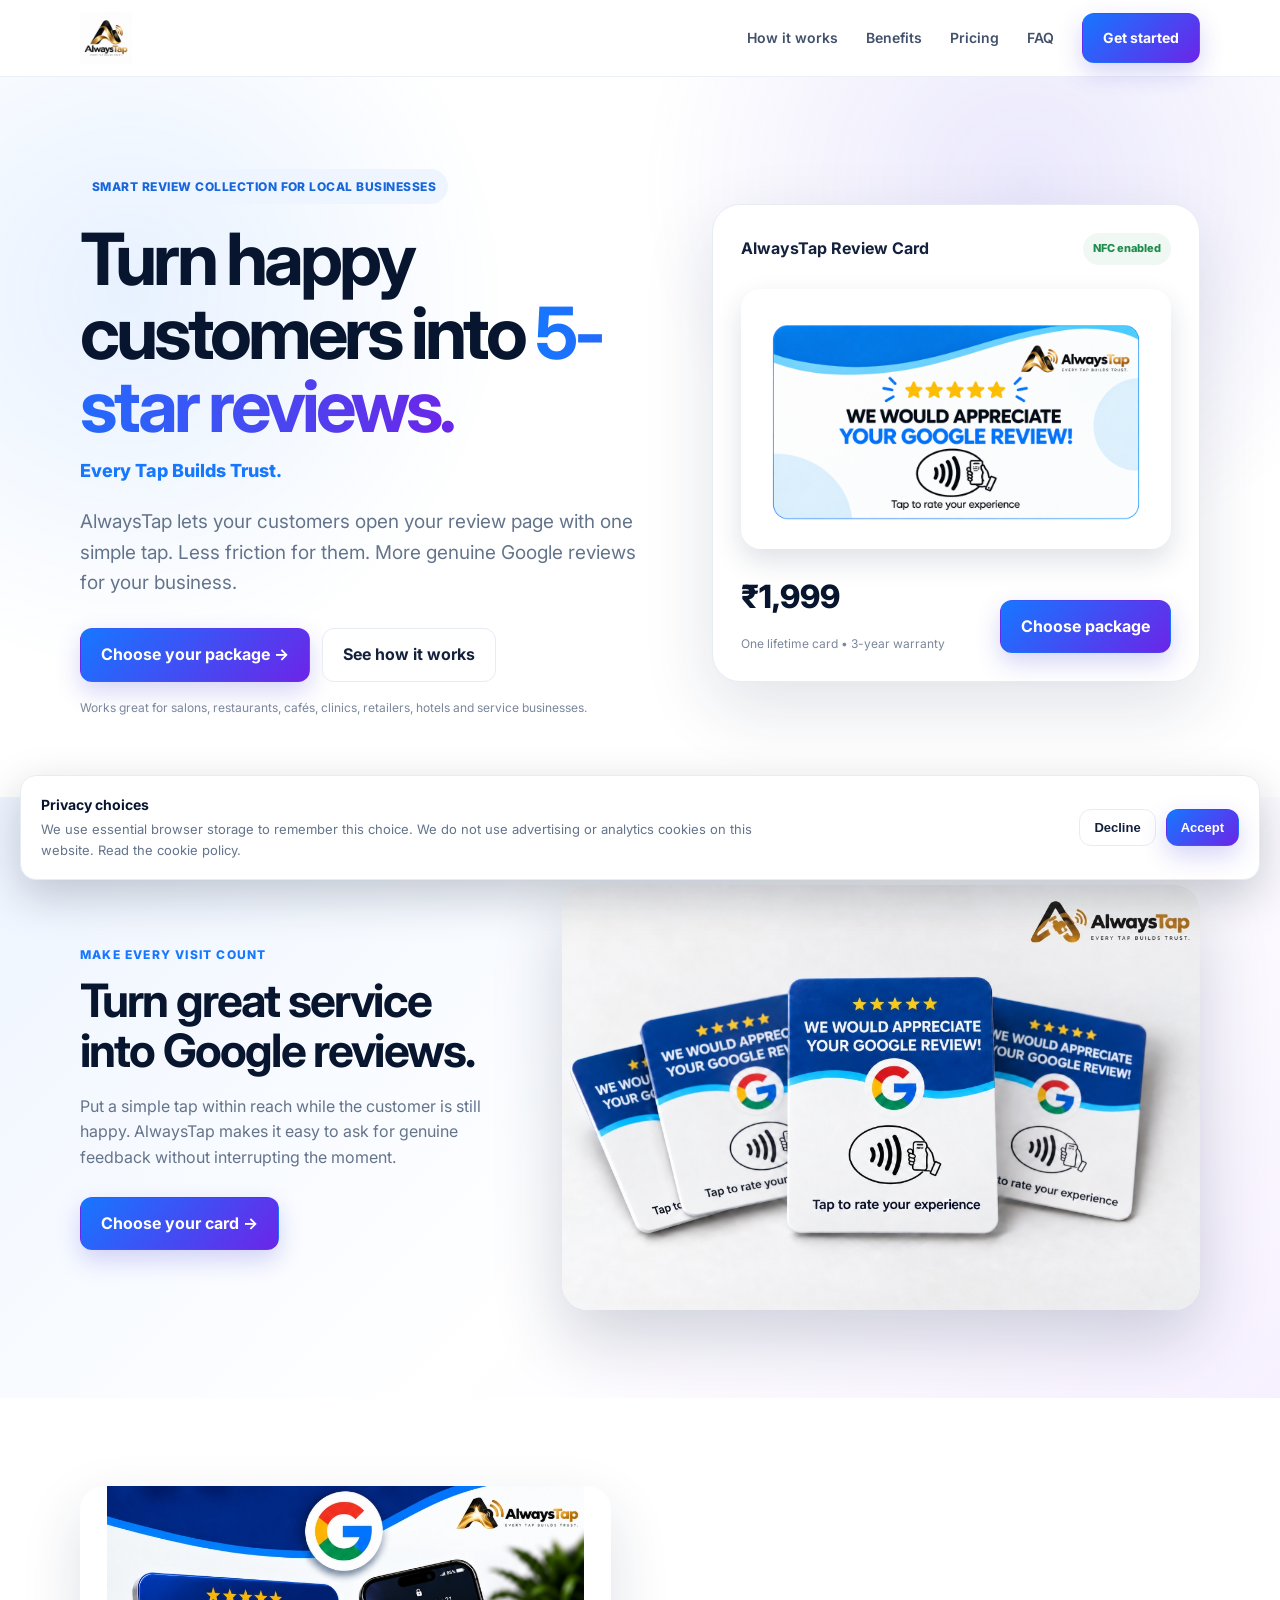
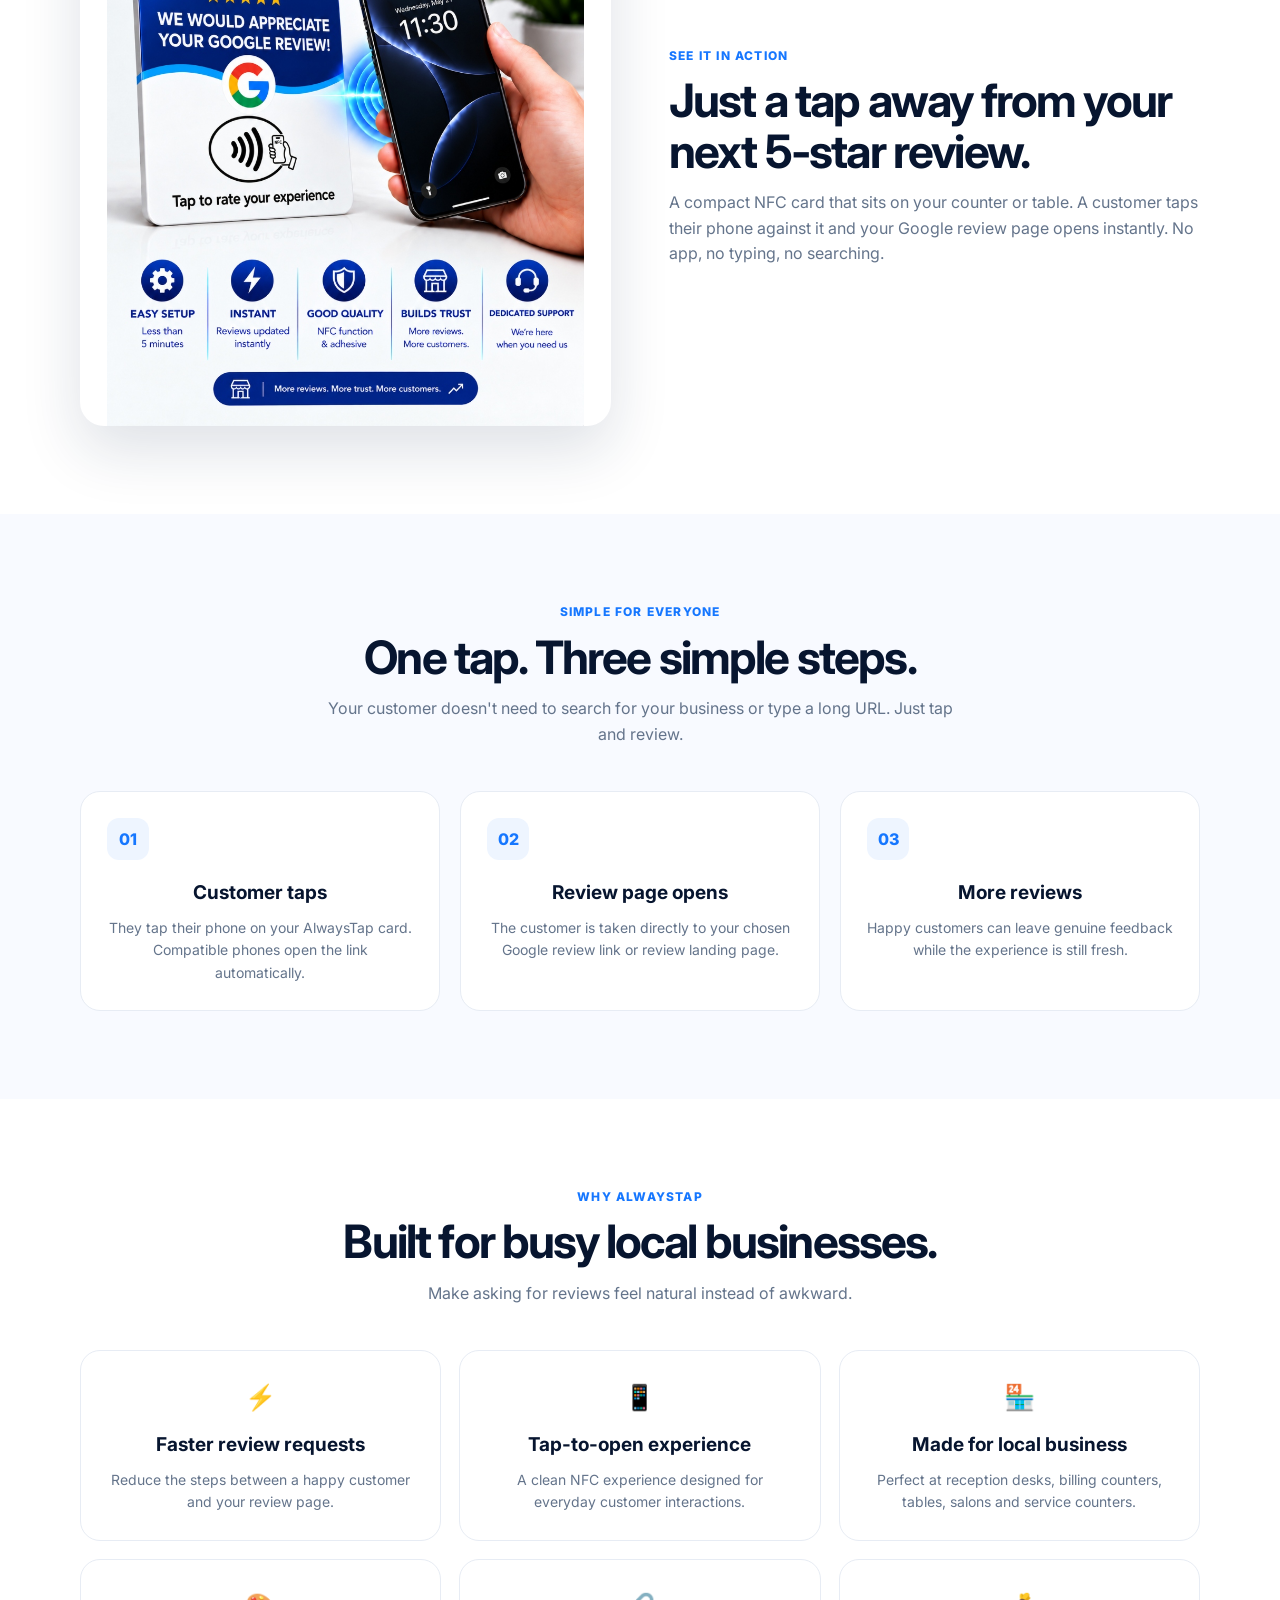
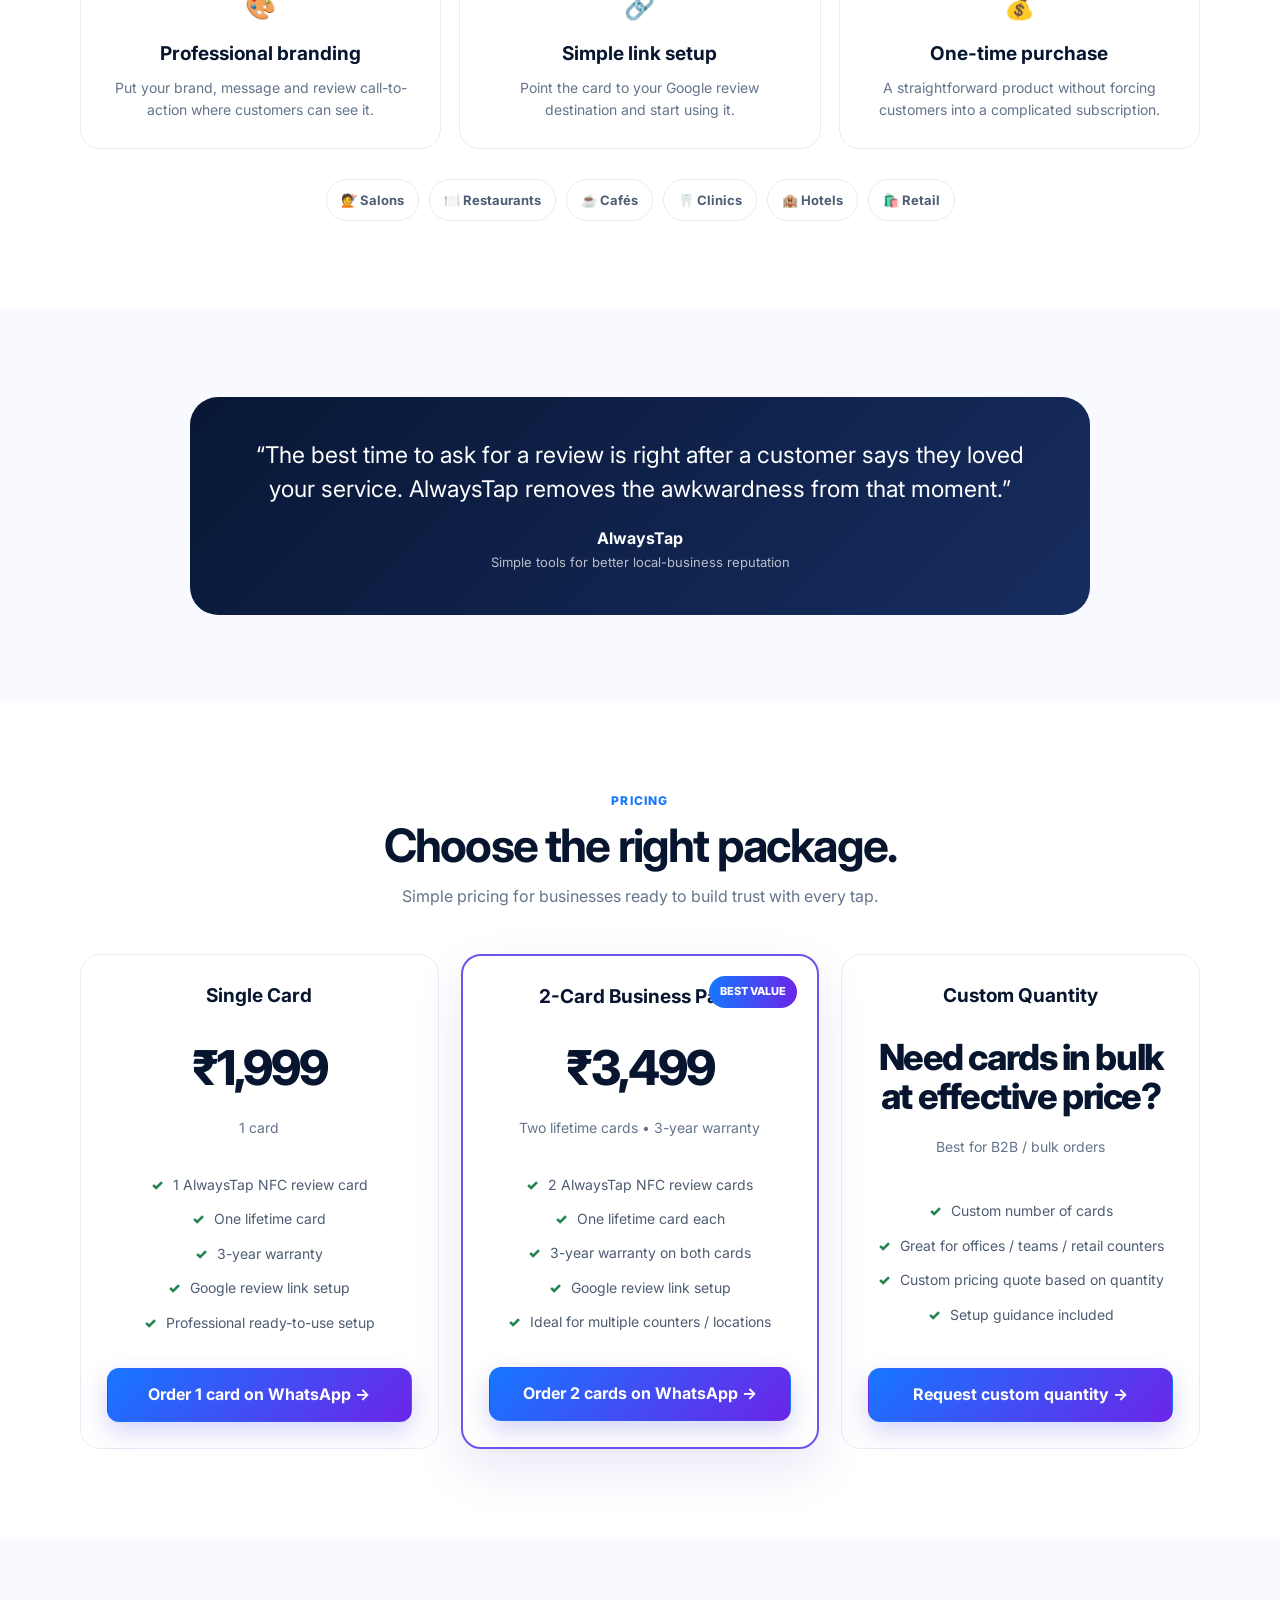
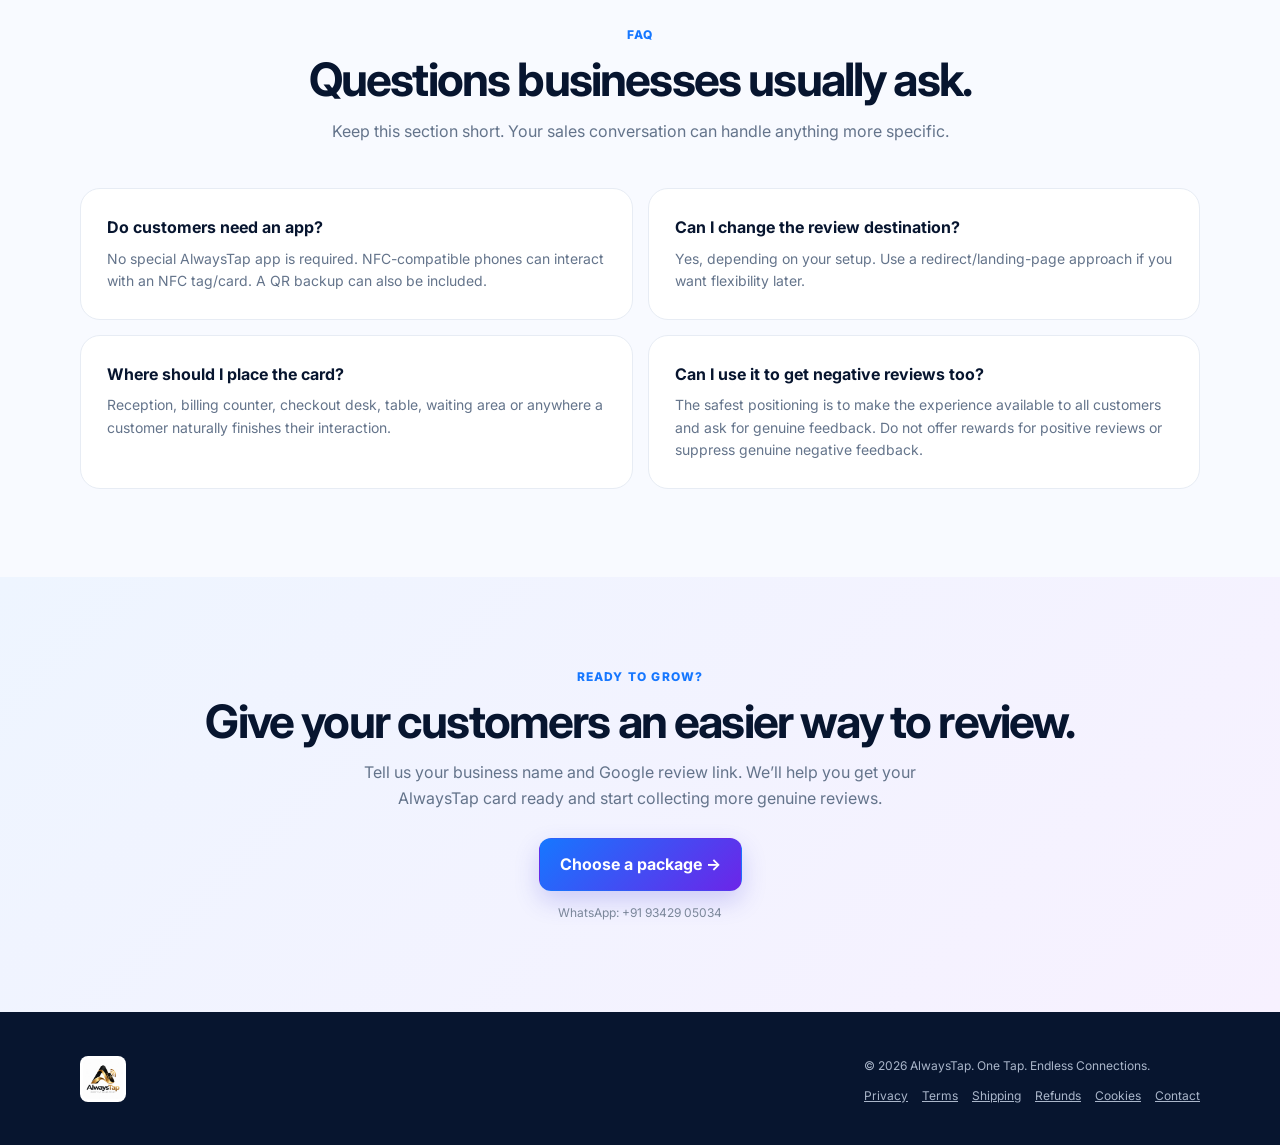
<file: index.html>
<!DOCTYPE html>
<html lang="en">
<head>
  <meta charset="UTF-8" />
  <meta name="viewport" content="width=device-width, initial-scale=1.0" />
  <title>AlwaysTap — Turn Happy Customers Into Google Reviews</title>
  <meta name="description" content="AlwaysTap makes it effortless for local businesses to collect genuine Google reviews with one simple tap." />
  <link rel="icon" type="image/jpeg" href="logo.jpg" />
  <link rel="apple-touch-icon" href="logo.jpg" />
  <meta property="og:image" content="logo.jpg" />
  <link rel="preconnect" href="https://fonts.googleapis.com">
  <link rel="preconnect" href="https://fonts.gstatic.com" crossorigin>
  <link href="https://fonts.googleapis.com/css2?family=Inter:wght@400;500;600;700;800&display=swap" rel="stylesheet">
  <style>
    :root{
      --navy:#07152f; --blue:#1677ff; --purple:#6c25e8; --text:#14213d;
      --muted:#64748b; --line:#e7ecf4; --bg:#f8faff; --white:#fff;
    }
    *{box-sizing:border-box;margin:0;padding:0}
    html{scroll-behavior:smooth}
    body{font-family:Inter,Arial,sans-serif;color:var(--text);background:#fff;line-height:1.6}
    a{text-decoration:none;color:inherit}
    .container{width:min(1120px,92%);margin:auto}
    header{position:sticky;top:0;z-index:50;background:rgba(255,255,255,.92);backdrop-filter:blur(14px);border-bottom:1px solid rgba(231,236,244,.8)}
    .nav{height:76px;display:flex;align-items:center;justify-content:space-between}
    .brand-logo{font-size:25px;font-weight:800;letter-spacing:-.04em;color:var(--navy)}
    .brand-logo span{background:linear-gradient(90deg,var(--blue),var(--purple));-webkit-background-clip:text;background-clip:text;color:transparent}
    .brand-image{height:52px;width:auto;max-width:180px;display:block;object-fit:contain;object-position:center}
    .navlinks{display:flex;gap:28px;align-items:center;font-size:14px;font-weight:600;color:#42516b}
    .navlinks a:hover{color:var(--blue)}
    .btn{display:inline-flex;align-items:center;justify-content:center;gap:8px;padding:13px 20px;border-radius:12px;font-weight:700;border:1px solid transparent;transition:.2s;cursor:pointer}
    .btn-primary{background:linear-gradient(135deg,var(--blue),var(--purple));color:#fff;box-shadow:0 10px 25px rgba(68,62,220,.22)}
    .btn-primary:hover{transform:translateY(-2px);box-shadow:0 14px 30px rgba(68,62,220,.28)}
    .btn-light{background:#fff;border-color:var(--line);color:var(--text)}
    .hero{padding:92px 0 80px;background:radial-gradient(circle at 80% 15%,rgba(83,65,231,.12),transparent 32%),radial-gradient(circle at 10% 30%,rgba(22,119,255,.10),transparent 30%),#fff}
    .hero-grid{display:grid;grid-template-columns:1.08fr .92fr;gap:60px;align-items:center}
    .eyebrow{display:inline-flex;padding:8px 12px;border-radius:999px;background:#eef5ff;color:#1766dc;font-size:12px;font-weight:800;letter-spacing:.04em;text-transform:uppercase;margin-bottom:18px}
    h1{font-size:clamp(42px,6vw,72px);line-height:1.02;letter-spacing:-.055em;color:var(--navy);margin-bottom:22px}
    h1 span{background:linear-gradient(90deg,var(--blue),var(--purple));-webkit-background-clip:text;background-clip:text;color:transparent}
    .hero p{font-size:19px;color:var(--muted);max-width:610px;margin-bottom:30px}
    .tagline{font-size:18px;font-weight:800;color:var(--blue);margin:-8px 0 22px}
    .hero-actions{display:flex;gap:12px;flex-wrap:wrap}
    .micro{font-size:12px;color:#7a879c;margin-top:16px}
    .product-card{position:relative;background:#fff;border:1px solid var(--line);border-radius:28px;padding:28px;box-shadow:0 25px 70px rgba(23,42,77,.13)}
    .glow{position:absolute;inset:auto -30px -35px 20px;height:120px;background:linear-gradient(90deg,rgba(22,119,255,.14),rgba(108,37,232,.16));filter:blur(35px);z-index:-1}
    .card-head{display:flex;justify-content:space-between;align-items:center;margin-bottom:24px}
    .pill{font-size:11px;font-weight:800;padding:7px 10px;border-radius:999px;background:#eff8f2;color:#1f8b4c}
    .mock-card{height:260px;border-radius:20px;background:linear-gradient(135deg,#091733,#132c63);display:flex;align-items:center;justify-content:center;position:relative;overflow:hidden}
    .product-gallery{display:grid;grid-template-columns:repeat(3,1fr);gap:12px}
    .product-flip{width:100%;height:260px;perspective:1200px;outline:none;background:transparent;transform:none}
    .product-flip-inner{position:relative;width:100%;height:100%;transform-style:preserve-3d;transition:transform .8s cubic-bezier(.2,.75,.25,1)}
    .product-flip:hover .product-flip-inner,.product-flip:focus-visible .product-flip-inner{transform:rotateY(180deg)}
    .product-flip-face{position:absolute;inset:0;width:100%;height:100%;display:block;object-fit:contain;object-position:center;border-radius:20px;background:transparent;box-shadow:0 12px 28px rgba(23,42,77,.14);backface-visibility:hidden;-webkit-backface-visibility:hidden}
    .product-flip-back{transform:rotateY(180deg)}
    @media(prefers-reduced-motion:reduce){.product-flip-inner{transition:none}}
    .mock-card:before{content:"";position:absolute;width:230px;height:230px;border-radius:50%;border:38px solid rgba(22,119,255,.3);left:-80px;top:-70px}
    .mock-card:after{content:"";position:absolute;width:180px;height:180px;border-radius:50%;border:32px solid rgba(108,37,232,.35);right:-60px;bottom:-80px}
    .tap-icon{width:92px;height:92px;border-radius:24px;background:#fff;display:grid;place-items:center;color:var(--blue);font-size:38px;font-weight:900;box-shadow:0 15px 30px rgba(0,0,0,.2)}
    .tap-label{position:absolute;bottom:20px;color:#fff;font-weight:800;letter-spacing:.08em;font-size:12px}
    .card-bottom{display:flex;justify-content:space-between;align-items:end;margin-top:22px}
    .price{font-size:32px;font-weight:800;color:var(--navy)}
    .old{font-size:13px;color:#98a2b3;text-decoration:line-through;margin-left:6px}
    .section{padding:88px 0}
    .section.alt{background:var(--bg)}
    .center{text-align:center}
    .kicker{font-size:12px;text-transform:uppercase;letter-spacing:.1em;font-weight:800;color:var(--blue);margin-bottom:10px}
    h2{font-size:clamp(30px,4vw,46px);line-height:1.1;letter-spacing:-.04em;color:var(--navy);margin-bottom:14px}
    .lead{color:var(--muted);max-width:650px;margin:0 auto 44px}
    .steps{display:grid;grid-template-columns:repeat(3,1fr);gap:20px}
    .step,.feature,.pricebox,.faq{background:#fff;border:1px solid var(--line);border-radius:20px;padding:26px}
    .num{width:42px;height:42px;border-radius:12px;background:#eef5ff;color:var(--blue);display:grid;place-items:center;font-weight:800;margin-bottom:18px}
    h3{font-size:19px;margin-bottom:8px;color:var(--navy)}
    .muted{color:var(--muted);font-size:14px}
    .features{display:grid;grid-template-columns:repeat(3,1fr);gap:18px}
    .feature-icon{font-size:25px;margin-bottom:13px}
    .businesses{display:flex;justify-content:center;gap:10px;flex-wrap:wrap;margin-top:30px}
    .business-tag{padding:10px 14px;background:#fff;border:1px solid var(--line);border-radius:999px;font-size:13px;font-weight:700;color:#4d5d75}
    .pricing{display:grid;grid-template-columns:repeat(3,minmax(0,1fr));gap:22px;align-items:stretch}
    .pricebox{display:flex;flex-direction:column;justify-content:space-between;min-height:100%}
    .pricebox.highlight{border:2px solid #7251ed;box-shadow:0 20px 50px rgba(79,62,194,.12);position:relative}
    .badge{position:absolute;right:20px;top:20px;background:linear-gradient(90deg,var(--blue),var(--purple));color:#fff;border-radius:999px;padding:7px 11px;font-size:11px;font-weight:800}
    .bigprice{font-size:48px;font-weight:800;letter-spacing:-.04em;color:var(--navy);margin:10px 0}
    ul{list-style:none;margin:22px 0}
    li{margin:12px 0;color:#4e5c72;font-size:14px}
    li:before{content:"✓";color:#238451;font-weight:900;margin-right:10px}
    .note{font-size:12px;color:#7b879a;margin-top:12px}
    .testimonial{background:linear-gradient(135deg,#081735,#172d60);color:#fff;border-radius:28px;padding:42px;max-width:900px;margin:auto;text-align:center}
    .quote{font-size:23px;line-height:1.45;margin-bottom:20px}
    .faqgrid{display:grid;grid-template-columns:1fr 1fr;gap:15px}
    .faq strong{display:block;margin-bottom:7px;color:var(--navy)}
    .comparison{display:grid;grid-template-columns:1fr 1fr;gap:22px;text-align:left}
    .comparison-card{border:1px solid var(--line);border-radius:20px;padding:28px;background:#fff}
    .comparison-card.with{border:2px solid #7251ed;box-shadow:0 20px 50px rgba(79,62,194,.12)}
    .comparison-card h3{margin-bottom:20px}
    .comparison-card.with h3{color:#238451}
    .journey{list-style:none;margin:0}
    .journey li{margin:0;padding:13px 0;border-bottom:1px solid var(--line);font-size:16px;color:#4e5c72}
    .journey li:last-child{border-bottom:0;font-weight:800;color:var(--navy)}
    .showcase{display:grid;grid-template-columns:1fr 1fr;gap:58px;align-items:center}
    .showcase-image{width:100%;max-height:540px;display:block;object-fit:contain;border-radius:24px;box-shadow:0 24px 60px rgba(23,42,77,.14)}
    .lead-modal{position:fixed;inset:0;z-index:100;display:grid;place-items:center;padding:20px;background:rgba(7,21,47,.58);opacity:0;visibility:hidden;transition:opacity .2s ease,visibility .2s ease}
    .lead-modal.open{opacity:1;visibility:visible}
    .lead-dialog{width:min(440px,100%);max-height:calc(100vh - 40px);overflow-y:auto;background:#fff;border-radius:20px;padding:30px;box-shadow:0 25px 80px rgba(7,21,47,.3);position:relative}
    .lead-dialog h2{font-size:30px;margin-bottom:8px}
    .lead-dialog p{color:var(--muted);font-size:14px;margin-bottom:22px}
    .lead-form{display:grid;gap:14px}
    .lead-form label{font-size:13px;font-weight:700;color:var(--navy)}
    .lead-form input[type="text"], .lead-form input[type="tel"], .lead-form input[type="number"]{width:100%;margin-top:6px;padding:13px 14px;border:1px solid var(--line);border-radius:10px;font:inherit;color:var(--text)}
    .lead-form input:focus{outline:2px solid rgba(22,119,255,.25);border-color:var(--blue)}
    .bulk-options{display:grid;gap:10px;margin-top:6px}
    .bulk-option{display:flex;align-items:center;gap:10px;padding:10px 12px;border:1px solid var(--line);border-radius:10px;background:#f8faff}
    .bulk-option input{margin:0;width:auto;accent-color:var(--blue)}
    .bulk-option span{font-size:14px;font-weight:600;color:var(--text)}
    .lead-form input[disabled]{background:#eef2f7;cursor:not-allowed;opacity:.7}
    .consent{display:flex;align-items:flex-start;gap:9px;font-size:12px!important;font-weight:500!important;color:var(--muted)!important;line-height:1.45}
    .consent input{width:auto!important;margin:3px 0 0!important;accent-color:var(--blue)}
    .consent a{color:var(--blue);text-decoration:underline}
    .payment-note{font-size:12px;color:var(--muted);padding:10px 12px;background:#f8faff;border-left:3px solid var(--blue);border-radius:6px}
    .lead-error{min-height:18px;color:#c0392b;font-size:12px}
    .modal-close{position:absolute;top:14px;right:14px;border:0;background:transparent;color:var(--muted);font-size:25px;line-height:1;cursor:pointer}
    .modal-close:hover{color:var(--navy)}
    body.modal-open{overflow:hidden}
    @media(prefers-reduced-motion:reduce){.lead-modal{transition:none}}
    .review-showcase{background:linear-gradient(135deg,#eef5ff,#fff 55%,#f7f1ff);overflow:hidden}
    .review-showcase-inner{display:grid;grid-template-columns:.8fr 1.2fr;gap:56px;align-items:center}
    .review-showcase-copy{max-width:440px}
    .review-showcase-copy h2{margin-bottom:18px}
    .review-showcase-copy p{color:var(--muted);margin-bottom:26px}
    .review-showcase-image{width:100%;max-height:560px;display:block;object-fit:contain;border-radius:26px;box-shadow:0 28px 70px rgba(23,42,77,.2)}
    .scroll-reveal{opacity:0;transform:translateY(28px);transition:opacity .7s ease,transform .7s ease}
    .scroll-reveal.is-visible{opacity:1;transform:none}
    @media(prefers-reduced-motion:reduce){.scroll-reveal{opacity:1;transform:none;transition:none}}
    .cta{padding:90px 0;background:linear-gradient(135deg,#eef5ff,#f7f1ff)}
    .cta-box{text-align:center}
    .cta-box p{color:var(--muted);max-width:600px;margin:0 auto 26px}
    footer{background:#07152f;color:#aab6ca;padding:40px 0}
    .foot{display:flex;justify-content:space-between;gap:20px;align-items:center}
    .foot img{height:46px;background:#fff;border-radius:8px;padding:3px}
    .foot small{font-size:12px}
    .legal-links{display:flex;flex-wrap:wrap;gap:8px 14px;margin-top:8px;font-size:12px}
    .legal-links a{color:#aab6ca;text-decoration:underline}
    .cookie-banner{position:fixed;left:20px;right:20px;bottom:20px;z-index:90;display:none;align-items:center;justify-content:space-between;gap:20px;padding:18px 20px;background:#fff;border:1px solid var(--line);border-radius:16px;box-shadow:0 16px 45px rgba(7,21,47,.22)}
    .cookie-banner.visible{display:flex}
    .cookie-copy{color:var(--muted);font-size:13px;max-width:720px}
    .cookie-copy strong{display:block;color:var(--navy);font-size:14px;margin-bottom:3px}
    .cookie-actions{display:flex;gap:10px;flex-shrink:0}
    .cookie-actions .btn{padding:10px 14px;font-size:13px}
    @media(max-width:620px){.cookie-banner{left:12px;right:12px;bottom:12px;display:none;flex-direction:column;align-items:stretch;gap:12px}.cookie-actions{justify-content:flex-end}.cookie-actions .btn{flex:1}.legal-links{gap:6px 12px}}
    .mobile-menu{display:none}
    @media(max-width:1024px){
      .pricing{grid-template-columns:repeat(2,minmax(0,1fr));}
      .hero-grid{grid-template-columns:1fr;}
    }
    @media(max-width:850px){
      .navlinks{display:none}.mobile-menu{display:block}
      .pricing,.comparison,.showcase,.review-showcase-inner,.steps,.features,.faqgrid{grid-template-columns:1fr}
      .hero{padding-top:60px}
      .product-card{max-width:560px;margin:auto}
    }
    @media(max-width:520px){
      .nav{height:68px}.brand-image{height:44px;width:auto;max-width:150px}
      h1{font-size:45px}.hero p{font-size:17px}
      .section{padding:68px 0}.product-card{padding:18px}
      .product-gallery{grid-template-columns:1fr}.product-image{height:220px}.testimonial{padding:28px 20px}.quote{font-size:19px}
      .foot{flex-direction:column;align-items:flex-start}
    }
  </style>
</head>
<body>
<header>
  <div class="container nav">
    <a class="brand" href="#top"><img class="brand-image" src="logo.jpg" alt="AlwaysTap logo"></a>
    <nav class="navlinks">
      <a href="#how">How it works</a>
      <a href="#benefits">Benefits</a>
      <a href="#pricing">Pricing</a>
      <a href="#faq">FAQ</a>
      <a class="btn btn-primary" href="#contact">Get started</a>
    </nav>
    <a class="btn btn-primary mobile-menu" href="#contact">Get started</a>
  </div>
</header>

<main id="top">
  <section class="hero">
    <div class="container hero-grid">
      <div>
        <div class="eyebrow">Smart review collection for local businesses</div>
        <h1>Turn happy customers into <span>5-star reviews.</span></h1>
        <div class="tagline">Every Tap Builds Trust.</div>
        <p>AlwaysTap lets your customers open your review page with one simple tap. Less friction for them. More genuine Google reviews for your business.</p>
        <div class="hero-actions">
          <a class="btn btn-primary" href="#pricing">Choose your package →</a>
          <a class="btn btn-light" href="#how">See how it works</a>
        </div>
        <div class="micro">Works great for salons, restaurants, cafés, clinics, retailers, hotels and service businesses.</div>
      </div>
      <div class="product-card">
        <div class="glow"></div>
        <div class="card-head">
          <strong>AlwaysTap Review Card</strong>
          <span class="pill">NFC enabled</span>
        </div>
        <div class="product-flip" tabindex="0" role="img" aria-label="AlwaysTap Google review card, front and back">
          <div class="product-flip-inner">
            <img class="product-flip-face" src="card-front.png" alt="AlwaysTap Google Review Card Front">
            <img class="product-flip-face product-flip-back" src="card-back.png" alt="AlwaysTap Google Review Card Back">
          </div>
        </div>
        <div class="card-bottom">
          <div><span class="price">₹1,999</span><div class="note">One lifetime card • 3-year warranty</div></div>
          <a class="btn btn-primary" href="#pricing">Choose package</a>
        </div>
      </div>
    </div>
  </section>

  <section class="section review-showcase scroll-reveal" aria-labelledby="review-showcase-title">
    <div class="container review-showcase-inner">
      <div class="review-showcase-copy">
        <div class="kicker">Make every visit count</div>
        <h2 id="review-showcase-title">Turn great service into Google reviews.</h2>
        <p>Put a simple tap within reach while the customer is still happy. AlwaysTap makes it easy to ask for genuine feedback without interrupting the moment.</p>
        <a class="btn btn-primary" href="#pricing">Choose your card →</a>
      </div>
      <img class="review-showcase-image" src="review-showcase.jpg" alt="AlwaysTap cards ready to collect Google reviews">
    </div>
  </section>

  <section class="section">
    <div class="container showcase">
      <img class="showcase-image" src="tap-showcase.jpg" alt="AlwaysTap NFC review card being tapped with a phone">
      <div>
        <div class="kicker">See it in action</div>
        <h2>Just a tap away from your next 5-star review.</h2>
        <p class="lead" style="margin:0">A compact NFC card that sits on your counter or table. A customer taps their phone against it and your Google review page opens instantly. No app, no typing, no searching.</p>
      </div>
    </div>
  </section>

  <section id="how" class="section alt">
    <div class="container center">
      <div class="kicker">Simple for everyone</div>
      <h2>One tap. Three simple steps.</h2>
      <p class="lead">Your customer doesn't need to search for your business or type a long URL. Just tap and review.</p>
      <div class="steps">
        <div class="step"><div class="num">01</div><h3>Customer taps</h3><p class="muted">They tap their phone on your AlwaysTap card. Compatible phones open the link automatically.</p></div>
        <div class="step"><div class="num">02</div><h3>Review page opens</h3><p class="muted">The customer is taken directly to your chosen Google review link or review landing page.</p></div>
        <div class="step"><div class="num">03</div><h3>More reviews</h3><p class="muted">Happy customers can leave genuine feedback while the experience is still fresh.</p></div>
      </div>
    </div>
  </section>

  <section id="benefits" class="section">
    <div class="container center">
      <div class="kicker">Why AlwaysTap</div>
      <h2>Built for busy local businesses.</h2>
      <p class="lead">Make asking for reviews feel natural instead of awkward.</p>
      <div class="features">
        <div class="feature"><div class="feature-icon">⚡</div><h3>Faster review requests</h3><p class="muted">Reduce the steps between a happy customer and your review page.</p></div>
        <div class="feature"><div class="feature-icon">📱</div><h3>Tap-to-open experience</h3><p class="muted">A clean NFC experience designed for everyday customer interactions.</p></div>
        <div class="feature"><div class="feature-icon">🏪</div><h3>Made for local business</h3><p class="muted">Perfect at reception desks, billing counters, tables, salons and service counters.</p></div>
        <div class="feature"><div class="feature-icon">🎨</div><h3>Professional branding</h3><p class="muted">Put your brand, message and review call-to-action where customers can see it.</p></div>
        <div class="feature"><div class="feature-icon">🔗</div><h3>Simple link setup</h3><p class="muted">Point the card to your Google review destination and start using it.</p></div>
        <div class="feature"><div class="feature-icon">💰</div><h3>One-time purchase</h3><p class="muted">A straightforward product without forcing customers into a complicated subscription.</p></div>
      </div>
      <div class="businesses">
        <span class="business-tag">💇 Salons</span><span class="business-tag">🍽️ Restaurants</span><span class="business-tag">☕ Cafés</span>
        <span class="business-tag">🦷 Clinics</span><span class="business-tag">🏨 Hotels</span><span class="business-tag">🛍️ Retail</span>
      </div>
    </div>
  </section>

  <section class="section alt">
    <div class="container">
      <div class="testimonial">
        <div class="quote">“The best time to ask for a review is right after a customer says they loved your service. AlwaysTap removes the awkwardness from that moment.”</div>
        <strong>AlwaysTap</strong>
        <div style="opacity:.7;font-size:13px">Simple tools for better local-business reputation</div>
      </div>
    </div>
  </section>

  <section id="pricing" class="section">
    <div class="container center">
      <div class="kicker">Pricing</div>
      <h2>Choose the right package.</h2>
      <p class="lead">Simple pricing for businesses ready to build trust with every tap.</p>
      <div class="pricing">
        <div class="pricebox">
          <h3>Single Card</h3>
            <div class="bigprice">₹1,999</div>
          <p class="muted">1 card</p>
          <ul>
            <li>1 AlwaysTap NFC review card</li>
            <li>One lifetime card</li>
            <li>3-year warranty</li>
            <li>Google review link setup</li>
            <li>Professional ready-to-use setup</li>
          </ul>
          <a class="btn btn-primary whatsapp-order" href="#lead-modal" data-package-message="Hi AlwaysTap, I'd like to order the ₹1,999 Single Card. Please share the payment and setup details." data-package-name="Single Card" data-amount="₹1,999" data-custom="false">Order 1 card on WhatsApp →</a>
        </div>
        <div class="pricebox highlight">
          <span class="badge">BEST VALUE</span>
          <h3>2-Card Business Pack</h3>
            <div class="bigprice">₹3,499</div>
          <p class="muted">Two lifetime cards • 3-year warranty</p>
          <ul>
            <li>2 AlwaysTap NFC review cards</li>
            <li>One lifetime card each</li>
            <li>3-year warranty on both cards</li>
            <li>Google review link setup</li>
            <li>Ideal for multiple counters / locations</li>
          </ul>
          <a class="btn btn-primary whatsapp-order" href="#lead-modal" data-package-message="Hi AlwaysTap, I'd like to order the ₹3,499 2-Card Business Pack. Please share the payment and setup details." data-package-name="2-Card Business Pack" data-amount="₹3,499" data-custom="false">Order 2 cards on WhatsApp →</a>
        </div>
        <div class="pricebox">
          <h3>Custom Quantity</h3>
            <div class="bigprice" style="font-size:36px;line-height:1.1;">Need cards in bulk at effective price?</div>
          <p class="muted">Best for B2B / bulk orders</p>
          <ul>
            <li>Custom number of cards</li>
            <li>Great for offices / teams / retail counters</li>
            <li>Custom pricing quote based on quantity</li>
            <li>Setup guidance included</li>
          </ul>
          <a class="btn btn-primary whatsapp-order" href="#lead-modal" data-package-message="Hi AlwaysTap, I'd like to order a custom quantity of cards. Please share the pricing and setup details." data-package-name="Custom Quantity Order" data-amount="Custom" data-custom="true">Request custom quantity →</a>
        </div>
      </div>
    </div>
  </section>

  <section id="faq" class="section alt">
    <div class="container center">
      <div class="kicker">FAQ</div>
      <h2>Questions businesses usually ask.</h2>
      <p class="lead">Keep this section short. Your sales conversation can handle anything more specific.</p>
      <div class="faqgrid" style="text-align:left">
        <div class="faq"><strong>Do customers need an app?</strong><p class="muted">No special AlwaysTap app is required. NFC-compatible phones can interact with an NFC tag/card. A QR backup can also be included.</p></div>
        <div class="faq"><strong>Can I change the review destination?</strong><p class="muted">Yes, depending on your setup. Use a redirect/landing-page approach if you want flexibility later.</p></div>
        <div class="faq"><strong>Where should I place the card?</strong><p class="muted">Reception, billing counter, checkout desk, table, waiting area or anywhere a customer naturally finishes their interaction.</p></div>
        <div class="faq"><strong>Can I use it to get negative reviews too?</strong><p class="muted">The safest positioning is to make the experience available to all customers and ask for genuine feedback. Do not offer rewards for positive reviews or suppress genuine negative feedback.</p></div>
      </div>
    </div>
  </section>

  <section id="contact" class="cta">
    <div class="container cta-box">
      <div class="kicker">Ready to grow?</div>
      <h2>Give your customers an easier way to review.</h2>
      <p>Tell us your business name and Google review link. We’ll help you get your AlwaysTap card ready and start collecting more genuine reviews.</p>
      <a class="btn btn-primary" href="#pricing">Choose a package →</a>
      <div class="note">WhatsApp: +91 93429 05034</div>
    </div>
  </section>
</main>

<footer>
  <div class="container foot">
    <img class="brand-image" src="logo.jpg" alt="AlwaysTap logo">
    <div>
      <small>© 2026 AlwaysTap. One Tap. Endless Connections.</small>
      <div class="legal-links" aria-label="Legal links">
        <a href="legal.html#privacy">Privacy</a>
        <a href="legal.html#terms">Terms</a>
        <a href="legal.html#shipping">Shipping</a>
        <a href="legal.html#refunds">Refunds</a>
        <a href="legal.html#cookies">Cookies</a>
        <a href="legal.html#contact">Contact</a>
      </div>
    </div>
  </div>
</footer>
<aside class="cookie-banner" id="cookie-banner" aria-label="Cookie notice" role="dialog" aria-live="polite">
  <div class="cookie-copy">
    <strong>Privacy choices</strong>
    We use essential browser storage to remember this choice. We do not use advertising or analytics cookies on this website. <a href="legal.html#cookies">Read the cookie policy</a>.
  </div>
  <div class="cookie-actions">
    <button class="btn btn-light" id="cookie-decline" type="button">Decline</button>
    <button class="btn btn-primary" id="cookie-accept" type="button">Accept</button>
  </div>
</aside>
<div class="lead-modal" id="lead-modal" role="dialog" aria-modal="true" aria-labelledby="lead-title" aria-hidden="true">
  <div class="lead-dialog">
    <button class="modal-close" type="button" aria-label="Close order form">&times;</button>
    <h2 id="lead-title">Before you continue</h2>
    <p>Enter your details and we will open WhatsApp with your selected package ready to send.</p>
    <form class="lead-form" id="lead-form">
      <label>Name
        <input id="lead-name" name="name" type="text" autocomplete="name" required maxlength="80" placeholder="Your name">
      </label>
      <label>Phone number
        <input id="lead-phone" name="phone" type="tel" autocomplete="tel" inputmode="tel" required pattern="[0-9+()\- ]{7,20}" placeholder="Your phone number">
      </label>
      <label id="quantity-row" style="display:none;">
        Select quantity
        <div class="bulk-options" id="bulk-options">
          <label class="bulk-option">
            <input type="radio" name="bulk-quantity" value="20" data-price="₹8,000" checked>
            <span>20 pieces — ₹8,000</span>
          </label>
          <label class="bulk-option">
            <input type="radio" name="bulk-quantity" value="50" data-price="₹14,000">
            <span>50 pieces — ₹14,000</span>
          </label>
          <label class="bulk-option">
            <input type="radio" name="bulk-quantity" value="100" data-price="₹20,000">
            <span>100 pieces — ₹20,000</span>
          </label>
          <label class="bulk-option">
            <input type="radio" name="bulk-quantity" value="200" data-price="₹30,000">
            <span>200 pieces — ₹30,000</span>
          </label>
          <label class="bulk-option">
            <input type="radio" name="bulk-quantity" value="custom">
            <span>Custom quantity</span>
          </label>
        </div>
        <input id="lead-quantity" name="quantity" type="number" min="1" step="1" placeholder="Enter custom quantity" inputmode="numeric" disabled>
      </label>
      <div class="payment-note">Payment instructions will be shared by our team on WhatsApp. Never share your UPI PIN, OTP, card number or banking password.</div>
      <label class="consent">
        <input id="lead-consent" name="consent" type="checkbox" required>
        <span>I agree that AlwaysTap may use my name and phone number to respond to this enquiry. I have read the <a href="legal.html#privacy" target="_blank" rel="noopener">Privacy Policy</a>.</span>
      </label>
      <div class="lead-error" id="lead-error" aria-live="polite"></div>
      <button class="btn btn-primary" type="submit">Continue to WhatsApp →</button>
    </form>
  </div>
</div>
<script>
  const revealItems = document.querySelectorAll('.scroll-reveal');
  const revealObserver = new IntersectionObserver((entries, observer) => {
    entries.forEach((entry) => {
      if (!entry.isIntersecting) return;
      entry.target.classList.add('is-visible');
      observer.unobserve(entry.target);
    });
  }, { threshold: 0.15 });

  revealItems.forEach((item) => revealObserver.observe(item));

  const cookieBanner = document.getElementById('cookie-banner');
  const cookieChoice = 'alwaysTapCookieConsent';
  if (!document.cookie.includes(`${cookieChoice}=`)) {
    cookieBanner.classList.add('visible');
  }

  function saveCookieChoice(value) {
    document.cookie = `${cookieChoice}=${value}; max-age=31536000; path=/; SameSite=Lax`;
    cookieBanner.classList.remove('visible');
  }

  document.getElementById('cookie-accept').addEventListener('click', () => saveCookieChoice('accepted'));
  document.getElementById('cookie-decline').addEventListener('click', () => saveCookieChoice('declined'));

  const leadModal = document.getElementById('lead-modal');
  const leadForm = document.getElementById('lead-form');
  const leadName = document.getElementById('lead-name');
  const leadPhone = document.getElementById('lead-phone');
  const leadError = document.getElementById('lead-error');
  const leadQuantity = document.getElementById('lead-quantity');
  const quantityRow = document.getElementById('quantity-row');
  const bulkOptions = document.querySelectorAll('input[name="bulk-quantity"]');
  const closeLeadModal = leadModal.querySelector('.modal-close');
  const leadEndpoint = 'https://script.google.com/macros/s/AKfycbyrzWYHBnrIQ-XRw8NZSJGZ63vLh_uxyJhxQFuExRwgo76tvCuChgBGHgySIUx561yT/exec';
  let selectedPackageMessage = '';
  let selectedPackageName = '';
  let selectedAmount = '';
  let isCustomOrder = false;

  function syncBulkInputState() {
    const selected = document.querySelector('input[name="bulk-quantity"]:checked');
    const isCustomSelected = selected && selected.value === 'custom';
    leadQuantity.disabled = !isCustomSelected;
    leadQuantity.required = isCustomSelected;
    if (!isCustomSelected) {
      leadQuantity.value = '';
    }
  }

  function openLeadModal(event) {
    event.preventDefault();
    selectedPackageMessage = event.currentTarget.dataset.packageMessage;
    selectedPackageName = event.currentTarget.dataset.packageName;
    selectedAmount = event.currentTarget.dataset.amount;
    isCustomOrder = event.currentTarget.dataset.custom === 'true';
    leadError.textContent = '';
    if (isCustomOrder) {
      quantityRow.style.display = 'block';
      bulkOptions.forEach((option) => {
        option.checked = option.value === '20';
      });
      syncBulkInputState();
    } else {
      quantityRow.style.display = 'none';
      leadQuantity.disabled = true;
      leadQuantity.required = false;
      leadQuantity.value = '';
    }
    leadModal.classList.add('open');
    leadModal.setAttribute('aria-hidden', 'false');
    document.body.classList.add('modal-open');
    leadName.focus();
  }

  function closeModal() {
    leadModal.classList.remove('open');
    leadModal.setAttribute('aria-hidden', 'true');
    document.body.classList.remove('modal-open');
    quantityRow.style.display = 'none';
    leadQuantity.disabled = true;
    leadQuantity.required = false;
    leadQuantity.value = '';
    bulkOptions.forEach((option) => {
      option.checked = option.value === '20';
    });
  }

  bulkOptions.forEach((option) => {
    option.addEventListener('change', syncBulkInputState);
  });

  document.querySelectorAll('.whatsapp-order').forEach((button) => {
    button.addEventListener('click', openLeadModal);
  });
  closeLeadModal.addEventListener('click', closeModal);
  leadModal.addEventListener('click', (event) => {
    if (event.target === leadModal) closeModal();
  });
  document.addEventListener('keydown', (event) => {
    if (event.key === 'Escape' && leadModal.classList.contains('open')) closeModal();
  });
  leadForm.addEventListener('submit', async (event) => {
    event.preventDefault();
    if (!leadForm.reportValidity()) return;
    const name = leadName.value.trim();
    const phone = leadPhone.value.trim();
    let quantity = 1;
    let amount = selectedAmount;

    if (isCustomOrder) {
      const selectedOption = document.querySelector('input[name="bulk-quantity"]:checked');
      if (!selectedOption) {
        leadError.textContent = 'Please select a quantity option.';
        return;
      }

      if (selectedOption.value === 'custom') {
        quantity = Number(leadQuantity.value.trim());
        amount = `Custom (${quantity} cards)`;
        if (!quantity || quantity < 1) {
          leadError.textContent = 'Please enter a valid custom number of cards.';
          return;
        }
      } else {
        quantity = Number(selectedOption.value);
        amount = selectedOption.dataset.price || selectedAmount;
      }
    }

    const qtyText = isCustomOrder ? ` I need ${quantity} cards.` : '';
    const message = `${selectedPackageMessage}${qtyText} My name is ${name} and my phone number is ${phone}.`;

    if (!leadEndpoint) {
      leadError.textContent = 'Lead saving is not connected yet. Please try again later.';
      return;
    }

    try {
      await fetch(leadEndpoint, {
        method: 'POST',
        mode: 'no-cors',
        headers: { 'Content-Type': 'text/plain;charset=utf-8' },
        body: JSON.stringify({
          name,
          phone,
          consent: document.getElementById('lead-consent').checked,
          packageName: selectedPackageName,
          amount,
          quantity
        })
      });
    } catch (error) {
      leadError.textContent = 'We could not save your details. Please try again.';
      return;
    }

    window.open(`https://wa.me/919342905034?text=${encodeURIComponent(message)}`, '_blank', 'noopener');
    closeModal();
    leadForm.reset();
  });
</script>
</body>
</html>
</file>
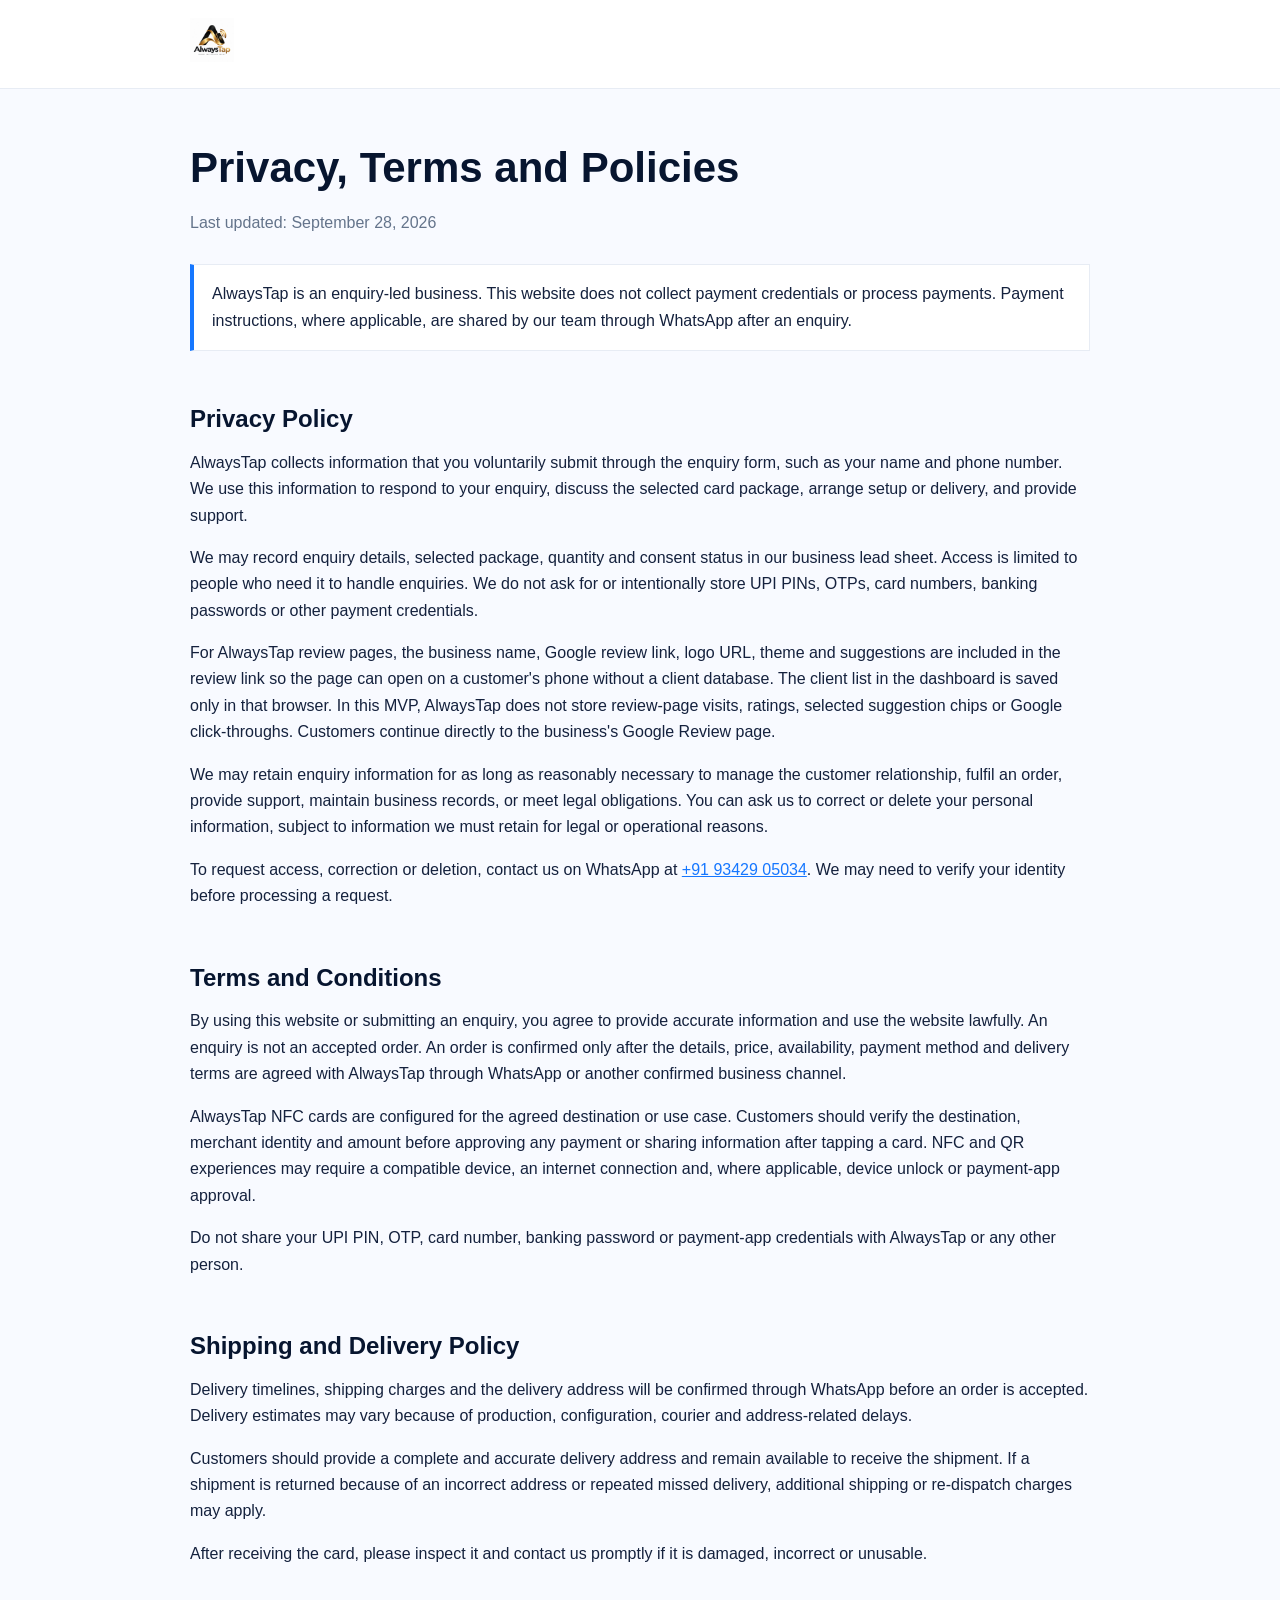
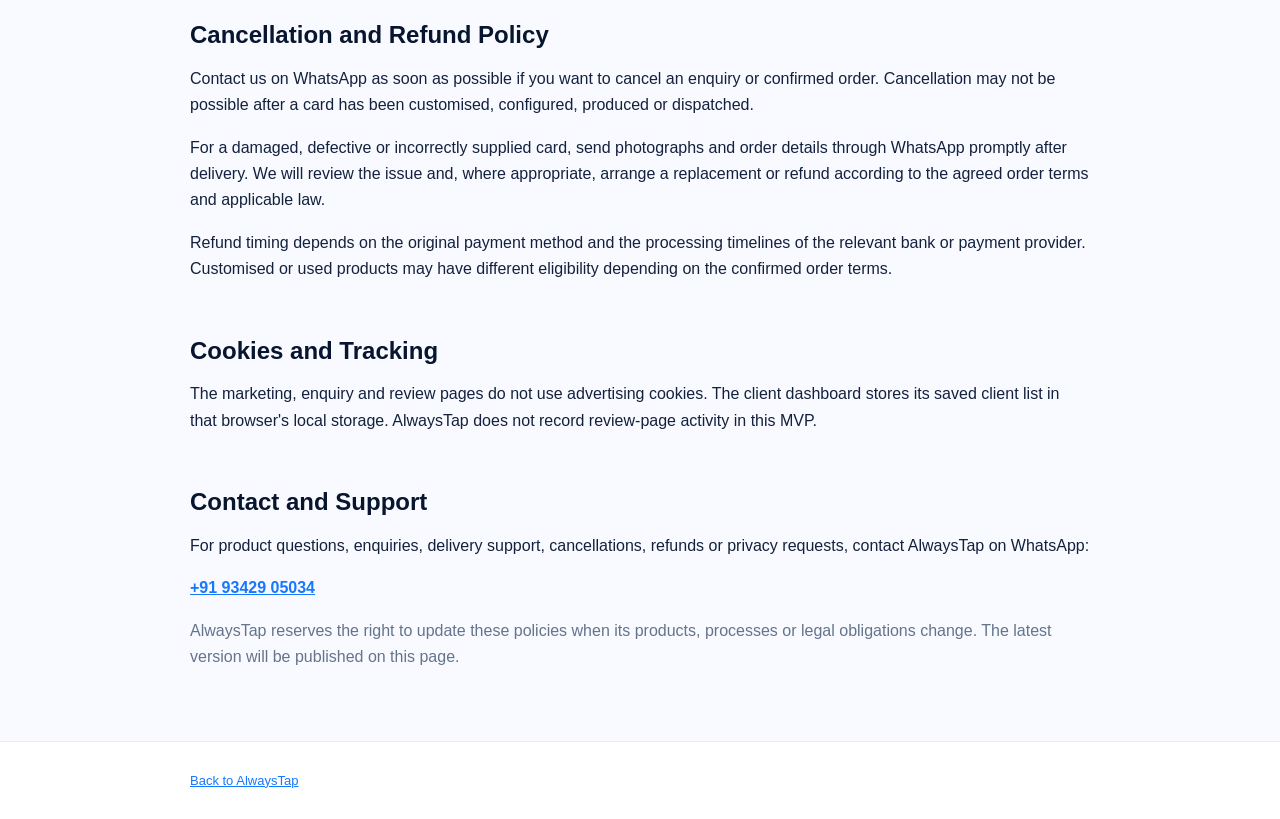
<file: legal.html>
<!DOCTYPE html>
<html lang="en">
<head>
  <meta charset="UTF-8">
  <meta name="viewport" content="width=device-width, initial-scale=1.0">
  <title>AlwaysTap - Privacy, Terms and Policies</title>
  <meta name="description" content="AlwaysTap privacy policy, terms and conditions, shipping, refund and contact information.">
  <link rel="icon" type="image/jpeg" href="logo.jpg">
  <link rel="apple-touch-icon" href="logo.jpg">
  <style>
    :root{--navy:#07152f;--blue:#1677ff;--text:#14213d;--muted:#64748b;--line:#e7ecf4;--bg:#f8faff}
    *{box-sizing:border-box}
    body{margin:0;font-family:Arial,sans-serif;color:var(--text);background:var(--bg);line-height:1.65}
    a{color:var(--blue)}
    header{background:#fff;border-bottom:1px solid var(--line);padding:18px 0}
    .container{width:min(900px,92%);margin:auto}
    .brand{font-size:24px;font-weight:800;color:var(--navy);text-decoration:none}
    main{padding:54px 0}
    h1,h2{color:var(--navy);line-height:1.2}
    h1{font-size:42px;margin:0 0 10px}
    h2{font-size:24px;margin:42px 0 10px;padding-top:12px}
    .updated,.muted{color:var(--muted)}
    .notice{background:#fff;border:1px solid var(--line);border-left:4px solid var(--blue);padding:16px 18px;margin:28px 0}
    li{margin:8px 0}
    footer{border-top:1px solid var(--line);padding:28px 0;color:var(--muted);font-size:13px;background:#fff}
    @media(max-width:520px){main{padding:36px 0}h1{font-size:34px}}
  </style>
</head>
<body>
<header><div class="container"><a class="brand" href="index.html" style="display:inline-flex;align-items:center;gap:12px;"><img src="logo.jpg" alt="AlwaysTap logo" style="height:44px;width:auto;display:block;"></a></div></header>
<main class="container">
  <h1>Privacy, Terms and Policies</h1>
  <p class="updated">Last updated: September 28, 2026</p>
  <div class="notice">AlwaysTap is an enquiry-led business. This website does not collect payment credentials or process payments. Payment instructions, where applicable, are shared by our team through WhatsApp after an enquiry.</div>

  <h2 id="privacy">Privacy Policy</h2>
  <p>AlwaysTap collects information that you voluntarily submit through the enquiry form, such as your name and phone number. We use this information to respond to your enquiry, discuss the selected card package, arrange setup or delivery, and provide support.</p>
  <p>We may record enquiry details, selected package, quantity and consent status in our business lead sheet. Access is limited to people who need it to handle enquiries. We do not ask for or intentionally store UPI PINs, OTPs, card numbers, banking passwords or other payment credentials.</p>
  <p>For AlwaysTap review pages, the business name, Google review link, logo URL, theme and suggestions are included in the review link so the page can open on a customer's phone without a client database. The client list in the dashboard is saved only in that browser. In this MVP, AlwaysTap does not store review-page visits, ratings, selected suggestion chips or Google click-throughs. Customers continue directly to the business's Google Review page.</p>
  <p>We may retain enquiry information for as long as reasonably necessary to manage the customer relationship, fulfil an order, provide support, maintain business records, or meet legal obligations. You can ask us to correct or delete your personal information, subject to information we must retain for legal or operational reasons.</p>
  <p>To request access, correction or deletion, contact us on WhatsApp at <a href="https://wa.me/919342905034">+91 93429 05034</a>. We may need to verify your identity before processing a request.</p>

  <h2 id="terms">Terms and Conditions</h2>
  <p>By using this website or submitting an enquiry, you agree to provide accurate information and use the website lawfully. An enquiry is not an accepted order. An order is confirmed only after the details, price, availability, payment method and delivery terms are agreed with AlwaysTap through WhatsApp or another confirmed business channel.</p>
  <p>AlwaysTap NFC cards are configured for the agreed destination or use case. Customers should verify the destination, merchant identity and amount before approving any payment or sharing information after tapping a card. NFC and QR experiences may require a compatible device, an internet connection and, where applicable, device unlock or payment-app approval.</p>
  <p>Do not share your UPI PIN, OTP, card number, banking password or payment-app credentials with AlwaysTap or any other person.</p>

  <h2 id="shipping">Shipping and Delivery Policy</h2>
  <p>Delivery timelines, shipping charges and the delivery address will be confirmed through WhatsApp before an order is accepted. Delivery estimates may vary because of production, configuration, courier and address-related delays.</p>
  <p>Customers should provide a complete and accurate delivery address and remain available to receive the shipment. If a shipment is returned because of an incorrect address or repeated missed delivery, additional shipping or re-dispatch charges may apply.</p>
  <p>After receiving the card, please inspect it and contact us promptly if it is damaged, incorrect or unusable.</p>

  <h2 id="refunds">Cancellation and Refund Policy</h2>
  <p>Contact us on WhatsApp as soon as possible if you want to cancel an enquiry or confirmed order. Cancellation may not be possible after a card has been customised, configured, produced or dispatched.</p>
  <p>For a damaged, defective or incorrectly supplied card, send photographs and order details through WhatsApp promptly after delivery. We will review the issue and, where appropriate, arrange a replacement or refund according to the agreed order terms and applicable law.</p>
  <p>Refund timing depends on the original payment method and the processing timelines of the relevant bank or payment provider. Customised or used products may have different eligibility depending on the confirmed order terms.</p>

  <h2 id="cookies">Cookies and Tracking</h2>
  <p>The marketing, enquiry and review pages do not use advertising cookies. The client dashboard stores its saved client list in that browser's local storage. AlwaysTap does not record review-page activity in this MVP.</p>

  <h2 id="contact">Contact and Support</h2>
  <p>For product questions, enquiries, delivery support, cancellations, refunds or privacy requests, contact AlwaysTap on WhatsApp:</p>
  <p><strong><a href="https://wa.me/919342905034">+91 93429 05034</a></strong></p>
  <p class="muted">AlwaysTap reserves the right to update these policies when its products, processes or legal obligations change. The latest version will be published on this page.</p>
</main>
<footer><div class="container"><a href="index.html">Back to AlwaysTap</a></div></footer>
</body>
</html>
</file>
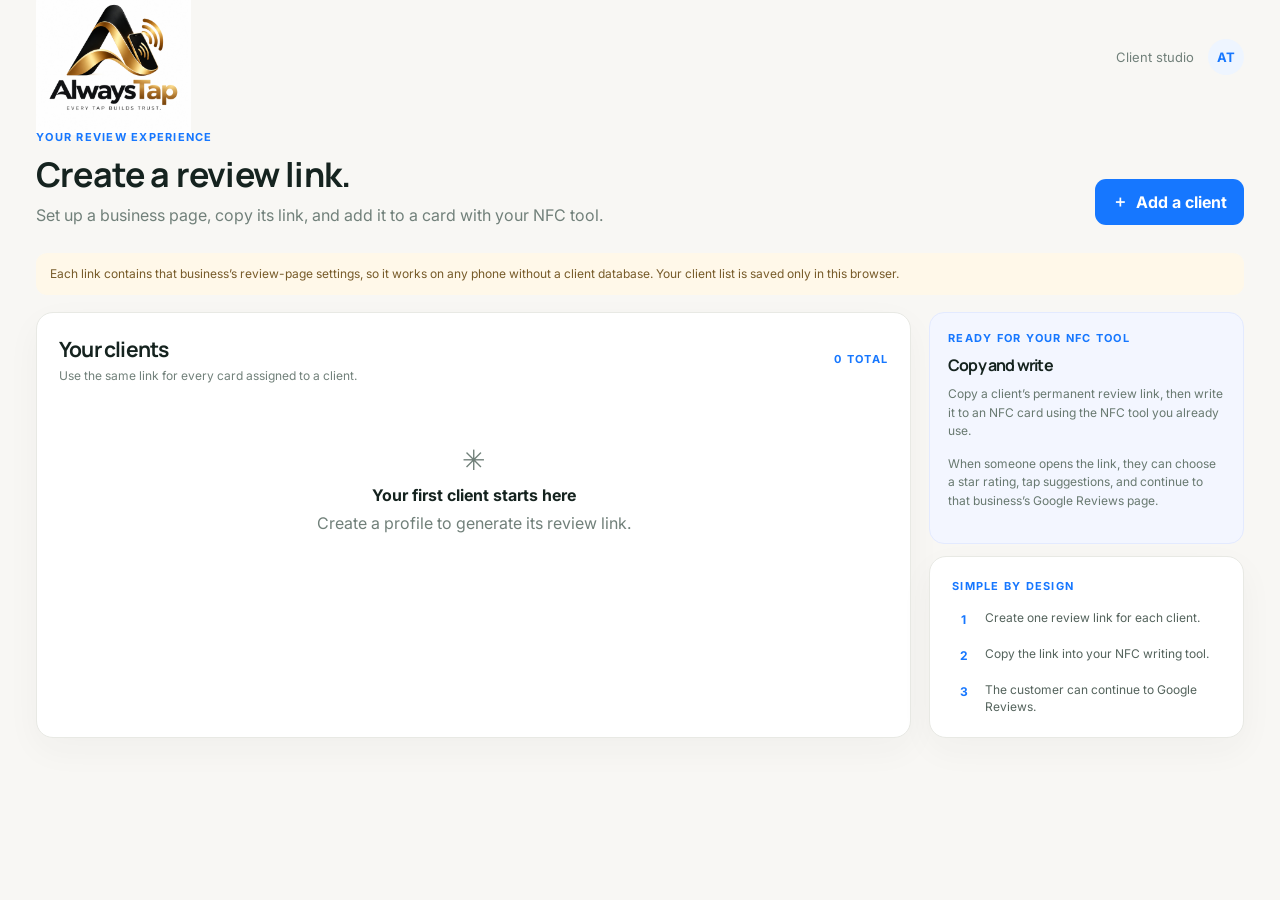
<file: studio.html>
<!doctype html>
<html lang="en">
<head>
  <meta charset="utf-8">
  <meta name="viewport" content="width=device-width, initial-scale=1">
  <meta name="theme-color" content="#f8faff">
  <meta name="robots" content="noindex,nofollow">
  <title>AlwaysTap — Client studio</title>
  <link rel="icon" type="image/jpeg" href="/logo.jpg">
  <link rel="preconnect" href="https://fonts.googleapis.com">
  <link rel="preconnect" href="https://fonts.gstatic.com" crossorigin>
  <link href="https://fonts.googleapis.com/css2?family=Inter:wght@400;500;600;700;800&family=Manrope:wght@500;600;700;800&display=swap" rel="stylesheet">
  <link rel="stylesheet" href="/styles.css">
</head>
<body><div id="app"></div><script src="/app.js"></script></body>
</html>
</file>
<file: styles.css>
:root{--ink:#15231f;--muted:#71807a;--line:#e8e9e4;--paper:#f8f7f4;--white:#fff;--green:#1677ff;--soft:#eef5ff;--orange:#f0a849;--shadow:0 12px 35px #27352b0a;font-family:"Inter",sans-serif;color:var(--ink);background:var(--paper)}*{box-sizing:border-box}body{margin:0;min-height:100vh}button,input,textarea,select{font:inherit}button{cursor:pointer}.shell{max-width:1320px;margin:auto;padding:26px 36px}.topbar{height:62px;display:flex;align-items:center;justify-content:space-between;margin-bottom:42px}.brand{display:flex;align-items:center;gap:10px;font:800 21px Manrope,sans-serif;letter-spacing:-.7px}.brand-mark{width:35px;height:35px;border-radius:12px;background:var(--green);color:white;display:grid;place-items:center;font-weight:800}.brand .tap{color:var(--green)}.top-actions{display:flex;align-items:center;gap:14px;color:var(--muted);font-size:13px}.avatar{width:36px;height:36px;border-radius:50%;display:grid;place-items:center;background:#eef5ff;color:var(--green);font-weight:700}.eyebrow{text-transform:uppercase;font-size:11px;font-weight:700;letter-spacing:1.25px;color:var(--green)}h1,h2,h3,p{margin-top:0}h1,h2,h3{font-family:Manrope,sans-serif;letter-spacing:-.8px}h1{font-size:34px;margin:7px 0 8px}h2{font-size:21px;margin-bottom:5px}.muted{color:var(--muted)}.intro{display:flex;align-items:end;justify-content:space-between;margin-bottom:28px}.intro p{margin:0;color:var(--muted)}.button{border:0;border-radius:11px;padding:12px 17px;background:var(--green);color:white;font-weight:700;display:inline-flex;align-items:center;justify-content:center;gap:8px;text-decoration:none}.button:hover{background:#125dcc}.button.secondary{background:white;color:var(--ink);border:1px solid var(--line)}.button.small{padding:9px 12px;font-size:13px}.button.danger{background:#fff0ed;color:#a34132}.stat-grid{display:grid;grid-template-columns:repeat(4,1fr);gap:14px;margin-bottom:26px}.stat,.panel,.client-card{background:white;border:1px solid var(--line);border-radius:17px;box-shadow:var(--shadow)}.stat{padding:18px 20px}.stat-label{font-size:12px;color:var(--muted);margin-bottom:14px}.stat-value{font:700 27px Manrope}.stat-foot{font-size:11px;color:var(--muted);margin-top:5px}.content-grid{display:grid;grid-template-columns:minmax(0,1fr) 315px;gap:18px}.panel{padding:22px}.panel-head{display:flex;align-items:center;justify-content:space-between;margin-bottom:18px}.client-list{display:grid;gap:10px}.client-row{display:grid;grid-template-columns:42px minmax(0,1fr) auto;gap:12px;align-items:center;padding:13px 12px;border:1px solid var(--line);border-radius:13px}.client-logo{width:42px;height:42px;border-radius:12px;background:var(--soft);display:grid;place-items:center;color:var(--green);font-weight:700;overflow:hidden}.client-logo img{width:100%;height:100%;object-fit:cover}.client-name{font-weight:700;font-size:14px}.client-sub{font-size:11px;color:var(--muted);margin-top:4px;overflow-wrap:anywhere}.row-actions{display:flex;gap:7px}.icon-button{background:white;border:1px solid var(--line);border-radius:9px;width:36px;height:36px;color:var(--green);font-weight:700}.quick-card{background:#f3f6ff;border:1px solid #e3eaff;border-radius:15px;padding:18px;margin-bottom:12px}.quick-card h3{font-size:16px;margin:9px 0}.quick-card p{font-size:12px;color:#687970;line-height:1.55;margin-bottom:14px}.steps{display:flex;flex-direction:column;gap:13px;margin:16px 0 0;padding:0;list-style:none}.steps li{display:flex;gap:10px;font-size:12px;line-height:1.45;color:#54635c}.step-num{flex:0 0 23px;height:23px;border-radius:50%;display:grid;place-items:center;background:white;color:var(--green);font-weight:700}.empty{text-align:center;padding:42px 20px;color:var(--muted)}.empty strong{display:block;color:var(--ink);margin:8px}.notice{padding:12px 14px;border-radius:11px;background:#fff8e9;color:#775b29;font-size:12px;line-height:1.5;margin:0 0 17px}.modal-wrap{position:fixed;inset:0;background:#101a1680;display:grid;place-items:center;padding:18px;z-index:5}.modal{background:white;border-radius:18px;width:min(720px,100%);max-height:92vh;overflow:auto;padding:25px;box-shadow:0 25px 80px #101a1640}.modal-head{display:flex;justify-content:space-between;align-items:center;margin-bottom:14px}.form-grid{display:grid;grid-template-columns:1fr 1fr;gap:14px}.field{display:flex;flex-direction:column;gap:7px}.field label{font-size:12px;font-weight:700}.field input,.field textarea,.field select{width:100%;border:1px solid var(--line);border-radius:10px;padding:11px 12px;outline:none;background:white;color:var(--ink)}.field input:focus,.field textarea:focus{border-color:#7ea48d;box-shadow:0 0 0 3px #1677ff14}.field textarea{min-height:70px;resize:vertical}.stars-editor{display:grid;grid-template-columns:repeat(5,1fr);gap:8px}.star-group{background:#fafbf9;border:1px solid var(--line);border-radius:11px;padding:10px}.star-group label{display:block;margin-bottom:7px;color:#be8a34;font-weight:700}.star-group textarea{min-height:88px;font-size:11px;padding:8px}.modal-footer{display:flex;justify-content:flex-end;gap:8px;margin-top:18px}.detail-overlay{position:fixed;inset:0;background:#101a1680;z-index:5;display:flex;justify-content:flex-end}.detail-panel{height:100%;overflow:auto;width:min(520px,100%);background:white;padding:25px}.detail-title{display:flex;justify-content:space-between;align-items:center}.detail-stats{display:grid;grid-template-columns:1fr 1fr;gap:10px;margin:18px 0}.detail-stat{background:#f8f9f6;border-radius:12px;padding:14px}.detail-stat b{display:block;font:700 21px Manrope;margin-top:7px}.linkbox{display:flex;gap:8px;margin:11px 0}.linkbox input{flex:1;min-width:0;border:1px solid var(--line);border-radius:9px;padding:9px;font-size:11px}.qr{width:140px;height:140px;object-fit:contain;border:1px solid var(--line);border-radius:10px;padding:5px;background:white}.suggestion-bars{display:grid;gap:11px;margin:16px 0}.suggestion-line{display:grid;grid-template-columns:1fr 1fr 28px;align-items:center;gap:9px;font-size:12px}.bar{height:7px;background:#edf0eb;border-radius:9px;overflow:hidden}.bar i{display:block;height:100%;background:#5d83d9;border-radius:9px}.review-page{min-height:100vh;background:linear-gradient(160deg,#eff5ef 0,#f8f7f4 43%,#f8f7f4 100%);display:flex;justify-content:center;padding:32px 16px}.review-wrap{width:min(480px,100%)}.review-brand{display:flex;align-items:center;justify-content:center;gap:9px;font:800 20px Manrope;margin-bottom:27px}.review-card{background:white;border:1px solid var(--line);box-shadow:0 18px 65px #24372c0c;border-radius:24px;padding:25px}.review-client{text-align:center;border-bottom:1px solid var(--line);padding-bottom:20px;margin-bottom:20px}.review-logo{width:62px;height:62px;border-radius:18px;margin:0 auto 12px;display:grid;place-items:center;background:#ecf3ed;color:var(--green);font-size:23px;font-weight:700;overflow:hidden}.review-logo img{width:100%;height:100%;object-fit:cover}.review-client h1{font-size:24px;margin:0 0 6px}.review-client p{font-size:13px;color:var(--muted);margin:0}.review-card h2{font-size:18px;text-align:center;margin:0 0 16px}.star-picker{display:flex;justify-content:center;gap:8px;margin-bottom:8px}.star-picker button{font-size:34px;border:0;background:none;color:#d6d8d2;padding:2px;line-height:1}.star-picker button.on{color:#f1ad42}.star-hint{text-align:center;color:var(--muted);font-size:12px;min-height:17px;margin:0 0 20px}.chip-grid{display:flex;flex-wrap:wrap;gap:8px;margin:12px 0 18px}.chip{border:1px solid #dfe7df;background:#f7faf6;color:#3d4a65;border-radius:20px;padding:8px 11px;font-size:12px}.chip.selected{background:#e6efff;border-color:#9db8f7}.review-card textarea{width:100%;min-height:85px;resize:vertical;border:1px solid var(--line);border-radius:12px;padding:12px;font-size:13px}.review-card .button{width:100%;margin-top:14px;padding:14px}.review-foot{text-align:center;font-size:11px;color:var(--muted);margin:15px 0}.success-card{text-align:center;padding:40px 26px}.success-icon{width:58px;height:58px;border-radius:50%;background:#e7f3e9;color:var(--green);display:grid;place-items:center;font-size:28px;margin:0 auto 16px}.footnote{margin:18px 0 0;text-align:center;color:#89928c;font-size:11px}.mobile-nav{display:none}.toast{position:fixed;bottom:20px;left:50%;transform:translateX(-50%);background:#14213d;color:white;padding:12px 16px;border-radius:10px;font-size:13px;z-index:20;box-shadow:var(--shadow)}
.site-config{display:flex;gap:8px;margin-top:10px}.site-config input{flex:1;min-width:0;border:1px solid #dfdfd1;border-radius:9px;padding:9px 11px;background:#fff;color:var(--ink)}.qr-box{display:grid;place-items:center}.studio-logo{width:155px;height:auto;display:block;object-fit:contain}.review-brand .studio-logo{margin:0 auto}
@media(max-width:900px){.content-grid{grid-template-columns:1fr}.stat-grid{grid-template-columns:repeat(2,1fr)}.quick-column{display:grid;grid-template-columns:1fr 1fr;gap:12px}.quick-card{margin:0}.steps{margin-top:5px}}
@media(max-width:600px){.shell{padding:18px 16px 90px}.topbar{margin-bottom:28px;height:45px}.top-actions .top-label{display:none}.intro{align-items:flex-start;gap:12px;flex-direction:column;margin-bottom:19px}h1{font-size:29px}.intro .button{width:100%}.stat-grid{gap:9px}.stat{padding:14px}.stat-value{font-size:23px}.stat-label{font-size:11px;margin-bottom:9px}.stat-foot{font-size:10px}.panel{padding:16px}.client-row{grid-template-columns:40px minmax(0,1fr) auto;padding:11px 8px;gap:9px}.row-actions{gap:4px}.icon-button{width:32px;height:32px}.client-sub{max-width:180px}.quick-column{display:flex;flex-direction:column}.form-grid{grid-template-columns:1fr}.field.full{grid-column:auto}.stars-editor{grid-template-columns:repeat(2,1fr)}.stars-editor .star-group:last-child{grid-column:1/-1}.modal{padding:19px}.review-page{padding:20px 14px}.review-card{padding:20px}.mobile-nav{display:block;position:fixed;bottom:0;left:0;right:0;padding:10px 16px calc(10px + env(safe-area-inset-bottom));background:#fff;border-top:1px solid var(--line);z-index:3;text-align:center;font-size:11px;color:var(--muted)}}
</file>
